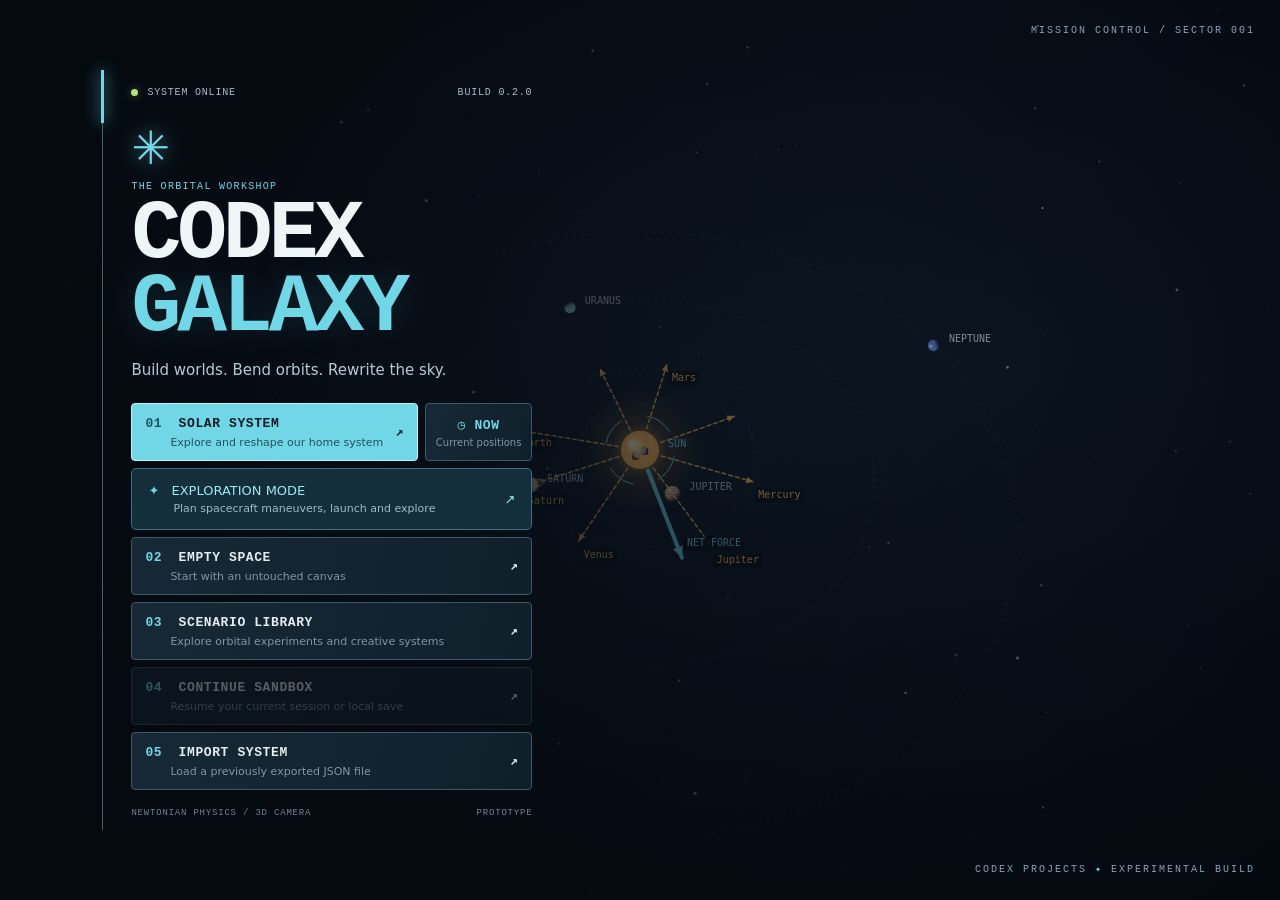
<file: index.html>
<!doctype html><html lang="en"><head><meta charset="utf-8"><meta name="viewport" content="width=device-width,initial-scale=1"><meta name="theme-color" content="#0a111a"><title>CODEX Galaxy — Orbital sandbox</title><link rel="stylesheet" href="style.css"></head><body>
<div id="app">
<canvas id="universe" aria-label="Interactive three-dimensional universe"></canvas>
<header class="topbar"><div class="brand"><span class="brand-mark">✳</span><div><strong>CODEX<span> GALAXY</span></strong><small>ORBITAL SANDBOX // 0.2.0</small></div></div><div class="top-mid"><span class="status-dot"></span><span id="scenarioName">SOL SYSTEM</span><span class="slash">/</span><span id="bodyCount">09 OBJECTS</span></div><div class="top-actions"><button id="saveBtn" title="Save locally">↓ <span>Save</span></button><button id="exportBtn" title="Export system">↗ <span>Export</span></button><button id="menuBtn" title="Main menu">☰</button></div></header>
<aside class="library panel" id="library"><div class="panel-head"><div><span class="eyebrow">01 // CONSTRUCTION</span><h2>Object library</h2></div><button class="icon-btn" id="collapseLibrary" title="Toggle library">−</button></div><div class="library-body"><nav class="categories" id="categories" aria-label="Object categories"></nav><div class="library-content"><div class="search"><span>⌕</span><input id="search" placeholder="Search celestial bodies" aria-label="Search objects"><button id="clearSearch" title="Clear search">×</button></div><div class="section-line"><span id="categoryTitle">ALL OBJECTS</span><span id="catalogCount"></span></div><div id="catalog" class="catalog"></div></div></div><div class="panel-foot"><span class="status-dot amber"></span> SELECT AN OBJECT TO PLACE</div></aside>
<div class="viewtools"><button id="homeView" title="Fit current system">⌂</button><button id="gridBtn" class="active" title="Toggle orbital reference rings">◎</button><button id="trailsBtn" class="active" title="Toggle trajectory trails">〰</button><button id="labelsBtn" class="active" title="Toggle labels">Aa</button><button id="scaleBtn" title="Switch visual / physical sizes">◉</button><button id="forceBtn" class="active" title="Toggle gravitational force vectors" aria-label="Toggle gravitational force vectors" aria-pressed="true">↗</button></div>
<aside class="inspector panel" id="inspector"><div class="panel-head"><div><span class="eyebrow">02 // TELEMETRY</span><h2>Object inspector</h2></div><button id="closeInspector" class="icon-btn" title="Toggle inspector">−</button></div><div id="inspectorBody"></div><div class="object-list-head"><span>SCENE OBJECTS</span><span id="listCount">09</span></div><div id="objectList" class="object-list"></div></aside>
<div id="placement" class="placement" hidden><div class="placement-main"><span class="status-dot amber"></span><div class="placement-copy"><strong id="placementTitle">Place object</strong><small id="placementHint">01 / Click the orbital plane · Esc to cancel</small></div><label id="velocityModeLabel">Velocity <select id="velocityMode"><option value="custom" selected>Custom vector</option><option value="orbit">Circular orbit</option><option value="stationary">Stationary</option><option value="relative">Primary velocity</option></select></label><button id="cancelPlace" title="Cancel placement" aria-label="Cancel placement">×</button></div><div id="launchControls" hidden><div class="launch-readout"><span>02 // INITIAL VELOCITY</span><strong id="launchReadout">0.00 km/s</strong></div><div class="launch-fields"><label>Speed (km/s)<input id="launchSpeed" type="number" min="0" max="10000" step="any" value="0" required></label><label>Azimuth (°)<input id="launchAzimuth" type="number" step="any" value="0" required title="+X toward +Z"></label><label>Elevation (°)<input id="launchElevation" type="number" min="-90" max="90" step="any" value="0" required title="Positive toward +Y"></label><label>Drag sensitivity<select id="launchScale"><option value="0.005">Fine · 0.005</option><option value="0.05">Low · 0.05</option><option value="0.25" selected>Normal · 0.25</option><option value="1">High · 1</option><option value="5">Extreme · 5</option></select></label></div><small id="launchComponents">VX 0 · VY 0 · VZ 0 km/s</small><small id="launchError" role="status" hidden></small><div class="launch-actions"><button id="backPlacement">← Reposition</button><button id="confirmLaunch" class="launch-confirm">Insert object ↗</button></div></div></div>
<div class="scene-hint"><span class="crosshair">⌖</span> <span id="cameraReadout">CAM / 65 AU</span><span class="slash">/</span> Drag to orbit · Shift+drag to pan · Scroll to zoom</div>
<footer class="timebar panel"><div class="mission"><span class="eyebrow">SIMULATION CLOCK</span><strong id="clock">DAY 0000.00</strong><small id="utcClock" hidden></small><small id="simStatus">● PAUSED</small></div><div class="time-controls"><button id="pauseBtn" class="play" title="Play or pause (Space)">▶</button><button id="slower" title="Reduce time warp">«</button><div class="warp-display"><small>TIME WARP</small><strong id="warpReadout">10×</strong></div><button id="faster" title="Increase time warp">»</button><div id="warpButtons" class="warp-buttons"></div></div><div class="time-extra"><button id="resetBtn" title="Reset simulation">↺ Reset</button><small id="stepInfo">NEWTONIAN / N-BODY</small></div></footer>
<div id="toast" class="toast" role="status" hidden></div>
<div id="mainMenu" class="overlay"><div class="menu-decor">MISSION CONTROL / SECTOR 001</div><main class="start-card" id="homeMenu"><div class="start-top"><span class="status-dot"></span> SYSTEM ONLINE <span>BUILD 0.2.0</span></div><div class="start-logo">✳</div><p class="eyebrow">THE ORBITAL WORKSHOP</p><h1>CODEX<br><span>GALAXY</span></h1><p class="tagline">Build worlds. Bend orbits. Rewrite the sky.</p><div class="start-options"><div class="solar-options"><button id="startSolar" class="launch"><span><b>01</b> SOLAR SYSTEM<small>Explore and reshape our home system</small></span><span>↗</span></button><button id="startNow" title="Initialize the eight planets at your device’s current time"><span>◷ NOW<small>Current positions</small></span></button></div><a href="exploration.html" style="display:flex;align-items:center;justify-content:space-between;padding:14px 16px;border:1px solid #3a7182;border-radius:5px;background:#142e3b;color:#9ce9f0;text-decoration:none"><span><b>✦</b> EXPLORATION MODE<small style="display:block;color:#a3b9c8;margin-top:4px">Plan spacecraft maneuvers, launch and explore</small></span><span>↗</span></a><button id="startEmpty"><span><b>02</b> EMPTY SPACE<small>Start with an untouched canvas</small></span><span>↗</span></button><button id="browsePresets"><span><b>03</b> SCENARIO LIBRARY<small>Explore orbital experiments and creative systems</small></span><span>↗</span></button><button id="resumeBtn" disabled><span><b>04</b> CONTINUE SANDBOX<small>Resume your current session or local save</small></span><span>↗</span></button><button id="importBtn"><span><b>05</b> IMPORT SYSTEM<small>Load a previously exported JSON file</small></span><span>↗</span></button></div><div class="start-bottom"><span>NEWTONIAN PHYSICS / 3D CAMERA</span><span>PROTOTYPE</span></div></main><main class="start-card preset-card" id="presetMenu" hidden><div class="start-top"><span class="status-dot"></span> MISSION CONTROL <span>SCENARIO LIBRARY</span></div><div class="preset-heading"><div><p class="eyebrow">03 // ORBITAL EXPERIMENTS</p><h2>Choose a universe</h2></div><button id="backPresets">← Back</button></div><p class="tagline">Start from a reproducible setup, then change anything.</p><div id="presetList" class="preset-list"></div><div class="start-bottom"><span>ALL BODIES INTERACT</span><span>NEWTONIAN / N-BODY</span></div></main><div class="menu-footer">CODEX PROJECTS <span>✦</span> EXPERIMENTAL BUILD</div></div>
<div id="loading" class="overlay loading" hidden><div class="loading-card"><span class="eyebrow">CODEX GALAXY / INITIALIZATION</span><h2 id="loadingTitle">Preparing universe</h2><div class="loading-track"><div id="loadingFill"></div></div><div class="loading-meta"><span id="loadingStatus">INITIALIZING</span><strong id="loadingPercent">0%</strong></div></div></div>
<input id="importFile" type="file" accept="application/json,.json" hidden>
</div><script src="physics.js"></script><script src="presets.js"></script><script src="app.js"></script></body></html>
</file>
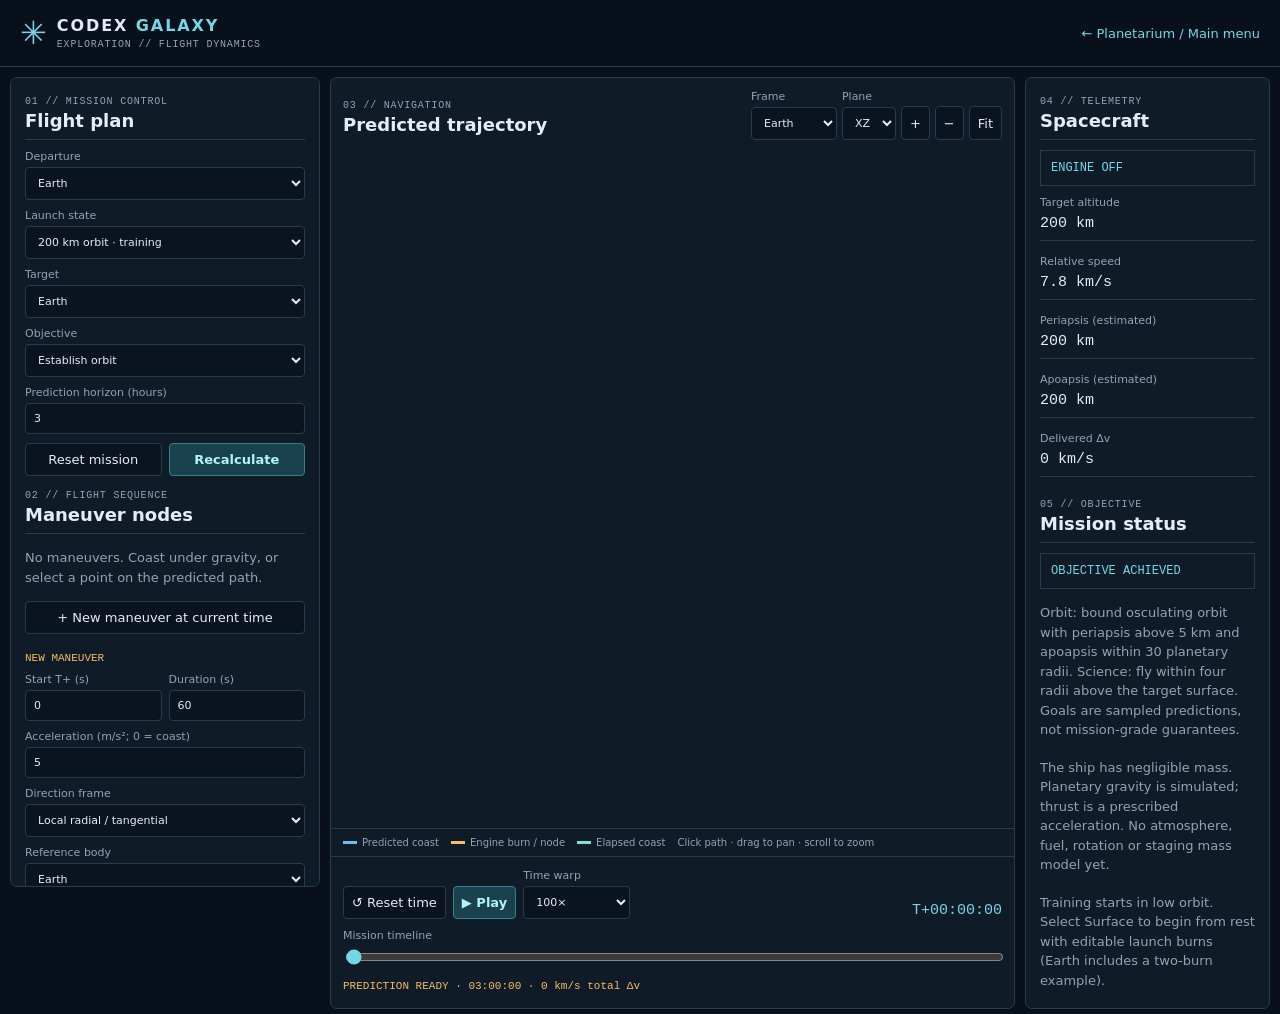
<file: exploration.html>
<!doctype html>
<html lang="en"><head><meta charset="utf-8"><meta name="viewport" content="width=device-width,initial-scale=1"><meta name="theme-color" content="#08111b"><title>CODEX Galaxy — Exploration</title><link rel="stylesheet" href="flight.css"></head>
<body><header class="top"><div class="brand"><span>✳</span><div><strong>CODEX <em>GALAXY</em></strong><small>EXPLORATION // FLIGHT DYNAMICS</small></div></div><a href="index.html">← Planetarium / Main menu</a></header>
<main class="workspace">
<aside class="panel setup"><div class="heading"><small>01 // MISSION CONTROL</small><h2>Flight plan</h2></div>
<div class="fields"><label>Departure<select id="origin"></select></label><label>Launch state<select id="launchSite"><option value="200">200 km orbit · training</option><option value="0">Surface · launch</option></select></label>
<label>Target<select id="target"></select></label><label>Objective<select id="objective"><option value="orbit">Establish orbit</option><option value="science">Collect flyby data</option></select></label>
<label>Prediction horizon (hours)<input id="horizon" type="number" min=".01" max="17520" step="any" value="3"></label><div class="actions"><button id="newMission">Reset mission</button><button id="predictBtn" class="primary">Recalculate</button></div></div>
<div class="heading"><small>02 // FLIGHT SEQUENCE</small><h2>Maneuver nodes</h2></div>
<div id="maneuvers"></div><button id="newBurn">+ New maneuver at current time</button>
<form id="burnForm" class="fields"><h3 id="burnTitle">NEW MANEUVER</h3><div class="two"><label>Start T+ (s)<input id="burnTime" type="number" required min="0" step="any" value="0"></label><label>Duration (s)<input id="burnDuration" type="number" required min=".01" step="any" value="60"></label></div><label>Acceleration (m/s²; 0 = coast)<input id="burnAccel" type="number" required min="0" max="100" step="any" value="5"></label><label>Direction frame<select id="burnFrame"><option value="local">Local radial / tangential</option><option value="prograde">Prograde (relative velocity)</option><option value="retrograde">Retrograde</option><option value="inertial">Inertial XYZ</option></select></label><label>Reference body<select id="burnReference"></select></label><div class="two"><label>Angle (°)<input id="burnAngle" type="number" step="any" required value="90"></label><label>Elevation (°)<input id="burnElevation" type="number" min="-90" max="90" step="any" required value="0"></label></div><small class="muted">Local: 0° outward, 90° tangential, 180° inward, 270° backward. Inertial: +X toward +Z; positive elevation toward +Y. Prograde / retrograde ignore angles. Engine stops at the end of each burn.</small><button id="applyBurn" class="primary" type="submit">Add maneuver</button></form></aside>
<section class="map-panel"><div class="map-head"><div><small>03 // NAVIGATION</small><h2>Predicted trajectory</h2></div><div class="map-controls"><label>Frame<select id="mapReference"></select></label><label>Plane<select id="plane"><option value="xz">XZ</option><option value="xy">XY</option></select></label><button id="zoomIn" title="Zoom in">+</button><button id="zoomOut" title="Zoom out">−</button><button id="fitFlight">Fit</button></div></div><canvas id="flightMap" aria-label="Predicted flight trajectory; select a point to add a maneuver"></canvas><div class="legend"><span><i class="blue"></i> Predicted coast</span><span><i class="amber"></i> Engine burn / node</span><span><i class="green"></i> Elapsed coast</span><span>Click path · drag to pan · scroll to zoom</span></div><div class="playback"><div class="playrow"><button id="rewind">↺ Reset time</button><button id="flightPlay" class="primary">▶ Play</button><label>Time warp<select id="flightWarp"><option value="1">1×</option><option value="10">10×</option><option value="100" selected>100×</option><option value="1000">1,000×</option><option value="10000">10,000×</option><option value="auto">Auto · ~20 s</option></select></label><strong id="flightClock">T+00:00:00</strong></div><label class="timeline">Mission timeline<input id="timeline" type="range" min="0" max="1" step=".01" value="0"></label><div id="flightStatus" role="status"></div></div></section>
<aside class="panel telemetry"><div class="heading"><small>04 // TELEMETRY</small><h2>Spacecraft</h2></div><div id="engineState" class="engine">ENGINE OFF</div><dl><dt>Target altitude</dt><dd id="altitude">—</dd><dt>Relative speed</dt><dd id="speed">—</dd><dt>Periapsis (estimated)</dt><dd id="periapsis">—</dd><dt>Apoapsis (estimated)</dt><dd id="apoapsis">—</dd><dt>Delivered Δv</dt><dd id="deltaV">—</dd></dl><div class="heading"><small>05 // OBJECTIVE</small><h2>Mission status</h2></div><div id="missionResult" class="engine">OBJECTIVE PENDING</div><p class="muted">Orbit: bound osculating orbit with periapsis above 5 km and apoapsis within 30 planetary radii. Science: fly within four radii above the target surface. Goals are sampled predictions, not mission-grade guarantees.</p><p class="muted">The ship has negligible mass. Planetary gravity is simulated; thrust is a prescribed acceleration. No atmosphere, fuel, rotation or staging mass model yet.</p><p class="muted">Training starts in low orbit. Select Surface to begin from rest with editable launch burns (Earth includes a two-burn example).</p></aside>
</main><script src="physics.js"></script><script src="flight.js"></script><script src="flight-ui.js"></script></body></html>
</file>
<file: style.css>
:root{color-scheme:dark;--bg:#080e16;--panel:#101924f2;--edge:#344552;--muted:#8295a5;--text:#e6edf0;--cyan:#71d6e6;--amber:#f6bc64;--green:#b5e47a;--mono:ui-monospace,SFMono-Regular,Consolas,'Liberation Mono',monospace;--sans:Inter,system-ui,-apple-system,BlinkMacSystemFont,'Segoe UI',sans-serif}*{box-sizing:border-box}html,body,#app{width:100%;height:100%;margin:0;overflow:hidden}body{background:var(--bg);color:var(--text);font:13px var(--sans)}button,input,select{font:inherit;color:inherit}button{background:#182530;border:1px solid #3b4e5d;border-radius:4px;cursor:pointer;transition:background .15s,border-color .15s,color .15s}button:hover:not(:disabled){background:#263e4b;border-color:var(--cyan);color:#fff}button:focus-visible,input:focus-visible,select:focus-visible{outline:2px solid var(--cyan);outline-offset:2px}button:disabled{opacity:.36;cursor:not-allowed}button.active{color:var(--cyan);border-color:#4c9ba9;background:#18363e}input,select{background:#0a121b;border:1px solid #334552;border-radius:3px;min-width:0}input{padding:8px}select{padding:6px}small{color:var(--muted)}[hidden]{display:none!important}#universe{position:absolute;inset:0;width:100%;height:100%;touch-action:none;cursor:grab}#universe.dragging{cursor:grabbing}#universe.placing{cursor:crosshair}.topbar{height:65px;position:absolute;inset:0 0 auto;display:flex;align-items:center;justify-content:space-between;padding:0 21px;background:linear-gradient(180deg,#101b28,#0c1520f5);border-bottom:1px solid var(--edge);z-index:3;gap:16px}.brand{display:flex;gap:12px;align-items:center;white-space:nowrap}.brand-mark{font-size:32px;color:var(--cyan);text-shadow:0 0 18px #66d9e780;line-height:1}.brand strong{font:800 19px var(--mono);letter-spacing:1.3px}.brand strong span{color:var(--cyan)}.brand small{display:block;font:9px var(--mono);letter-spacing:1.6px;margin-top:3px}.top-mid,.top-actions{display:flex;align-items:center;gap:12px}.top-mid{font:11px var(--mono);letter-spacing:.9px;color:#b7c8d4}.top-actions button{padding:9px 13px;font:11px var(--mono);text-transform:uppercase}.status-dot{width:7px;height:7px;border-radius:50%;background:var(--green);box-shadow:0 0 8px #b5e47a70;display:inline-block;flex:none}.status-dot.amber{background:var(--amber);box-shadow:0 0 8px #f6bc6470}.slash{color:#536878}.panel{background:var(--panel);border:1px solid var(--edge);box-shadow:0 12px 30px #0005;border-radius:5px;backdrop-filter:blur(12px)}.library,.inspector{position:absolute;top:79px;bottom:118px;display:flex;flex-direction:column;z-index:2;overflow:hidden}.library{left:14px;width:318px}.inspector{right:14px;width:250px}.panel-head{display:flex;justify-content:space-between;align-items:center;padding:13px 13px 11px;border-bottom:1px solid var(--edge);background:linear-gradient(110deg,#1d2b37,#111c28)}.eyebrow{font:10px var(--mono);letter-spacing:1.3px;color:var(--cyan)}h2{font-size:17px;line-height:1.2;margin:5px 0 0;font-weight:650}.icon-btn{width:26px;height:26px;font-size:18px;color:#b5c7cf}.library-body{display:flex;min-height:0;flex:1}.categories{width:48px;flex:none;display:flex;flex-direction:column;gap:3px;background:#0a121b;border-right:1px solid #344552;padding:7px 4px}.category{width:39px;height:43px;position:relative;display:grid;place-items:center;font-size:21px;color:#a4b2bc;background:repeating-linear-gradient(0deg,#14202a,#14202a 2px,#16232d 3px);border-color:#293d4a}.category.active{color:#111d24;background:var(--cyan);border-color:#b9f3fa;box-shadow:0 0 12px #6dd5e330}.library-content{flex:1;min-width:0;display:flex;flex-direction:column;padding:9px}.search{display:flex;align-items:center;gap:4px;padding:0 7px;background:#0b131d;border:1px solid #3b505d;border-radius:3px;color:#a6bbc7}.search input{flex:1;border:0;background:none;padding:9px 0;font-size:11px}.search input:focus-visible{outline:0}.search button{background:none;border:0;padding:0;color:#9eb1bd;font-size:18px}.section-line,.object-list-head{display:flex;justify-content:space-between;align-items:center;font:10px var(--mono);letter-spacing:1px;color:var(--muted);padding:13px 0 8px}.catalog{display:grid;grid-template-columns:repeat(2,minmax(0,1fr));gap:6px;overflow:auto;align-content:start;scrollbar-width:thin;scrollbar-color:#4d6978 transparent;padding-right:2px}.catalog-group{grid-column:1/-1;display:flex;align-items:center;gap:7px;font:10px var(--mono);color:#a8b9c4;text-transform:uppercase;padding:7px 0 2px}.catalog-group:after{content:'';flex:1;border-top:1px dashed #3d4c58}.tile{height:114px;display:flex;flex-direction:column;align-items:stretch;position:relative;padding:5px;background:radial-gradient(ellipse at 50% 48%,#23313d 0,#101922 62%);border:1px solid #415361;overflow:hidden;text-align:left}.tile.active{border-color:var(--amber);box-shadow:inset 0 0 0 1px #f6bc6460}.tile .tag{position:absolute;top:5px;left:5px;font:9px var(--mono);font-weight:800;letter-spacing:.4px;padding:2px 4px;color:#101921;background:var(--cyan);border-radius:1px;z-index:1}.tile[data-category="Stars"] .tag{background:var(--amber)}.tile[data-category="Small bodies"] .tag{background:#b5c0c8}.tile[data-category="Exotics"] .tag{background:#c2a6f5}.tile[data-category="Moons"] .tag{background:var(--green)}.tile canvas{height:77px;width:100%;display:block}.tile strong{font-size:11px;font-weight:600;line-height:1.2;margin-top:auto;min-height:24px;display:flex;align-items:center;padding-left:2px}.panel-foot{font:9px var(--mono);letter-spacing:.8px;color:var(--muted);border-top:1px solid var(--edge);padding:11px;display:flex;gap:8px;align-items:center}.viewtools{position:absolute;left:347px;top:80px;display:flex;gap:5px;z-index:2}.viewtools button{width:35px;height:35px;font:16px var(--mono);background:#14212ce8}.viewtools button.active{background:#17363fe8}.inspector #inspectorBody{padding:12px;min-height:160px;overflow:auto;flex-shrink:0;max-height:62%;scrollbar-width:thin}.selected-title{display:flex;align-items:center;gap:10px;margin-bottom:10px}.selected-title canvas{width:51px;height:51px;flex:none;background:#09121b;border:1px solid #2e4451;border-radius:4px}.selected-title strong{font-size:16px;display:block}.selected-title small{font:10px var(--mono);text-transform:uppercase}.field{display:flex;flex-direction:column;gap:4px;margin:8px 0}.field label,.metric small{font:9px var(--mono);letter-spacing:.7px;color:#91a5b2;text-transform:uppercase}.field input{font:12px var(--mono);width:100%;padding:7px}.metric{display:flex;justify-content:space-between;gap:4px;align-items:center;padding:7px 0;border-bottom:1px solid #273643}.metric strong{font:11px var(--mono);color:#c6dfe7}.inspector-actions{display:flex;gap:6px;margin-top:10px}.inspector-actions button{flex:1;padding:8px;font:10px var(--mono)}.danger{color:#f49b91}.object-list-head{padding:10px 12px;border-top:1px solid var(--edge);border-bottom:1px solid #283b49}.object-list{overflow:auto;min-height:0;flex:1;scrollbar-width:thin}.object-row{display:flex;align-items:center;gap:8px;text-align:left;width:100%;border:0;border-bottom:1px solid #22323f;border-radius:0;background:none;padding:8px 12px;font-size:12px}.object-row.selected{background:#1b3941;color:var(--cyan);border-left:2px solid var(--cyan);padding-left:10px}.object-row .body-dot{width:9px;height:9px;border-radius:50%;background:var(--body-color);box-shadow:0 0 6px var(--body-color)}.object-row small{margin-left:auto;font:9px var(--mono)}.empty-state{font-size:12px;line-height:1.6;color:var(--muted);padding:10px 0}.timebar{position:absolute;bottom:14px;left:14px;right:14px;min-height:82px;display:flex;align-items:center;justify-content:space-between;padding:12px 17px;gap:15px;z-index:3;background:linear-gradient(100deg,#172530f8,#0e1923f8 50%,#172530f8)}.mission{min-width:174px;display:flex;flex-direction:column;gap:4px}.mission strong{font:700 17px var(--mono);color:#e4eff2}.mission small{font:9px var(--mono);color:var(--amber)}.time-controls{display:flex;align-items:center;gap:6px}.time-controls>button{height:39px;width:35px;font-size:18px}.time-controls .play{background:var(--cyan);color:#0a1b22;border-color:#a4f2fa;width:45px;font-size:19px}.warp-display{display:flex;flex-direction:column;text-align:center;min-width:76px}.warp-display small{font:9px var(--mono);letter-spacing:1px}.warp-display strong{font:700 23px var(--mono);color:var(--cyan)}.warp-buttons{display:flex;gap:3px;margin-left:8px}.warp-buttons button{padding:7px 8px;font:10px var(--mono)}.warp-buttons button.active{background:var(--cyan);color:#0a1b22}.time-extra{display:flex;flex-direction:column;align-items:flex-end;gap:6px}.time-extra button{padding:7px 12px;font:11px var(--mono)}.time-extra small{font:9px var(--mono);text-align:right}.scene-hint{position:absolute;bottom:103px;left:347px;right:280px;color:#a3b7c5;font:10px var(--mono);display:flex;gap:8px;align-items:center;white-space:nowrap;overflow:hidden;pointer-events:none}.crosshair{font-size:17px;color:var(--cyan)}.placement{position:absolute;top:125px;left:50%;transform:translateX(-50%);z-index:4;display:flex;gap:12px;align-items:center;background:#15232fee;border:1px solid var(--amber);padding:10px;border-radius:4px;box-shadow:0 8px 30px #0008}.placement strong,.placement small{display:block;white-space:nowrap}.placement small{font:10px var(--mono);margin-top:3px}.placement label{display:flex;flex-direction:column;gap:3px;font:9px var(--mono);color:var(--muted)}.placement button{font-size:20px;padding:2px 8px}.toast{position:absolute;right:18px;bottom:108px;z-index:10;max-width:350px;background:#142831;border:1px solid var(--cyan);padding:12px 15px;border-radius:4px;box-shadow:0 8px 30px #0008}.overlay{position:absolute;inset:0;background:radial-gradient(ellipse at 76% 39%,#07121c18,#03070de8 76%),linear-gradient(90deg,#090f17ed,#0a111a35);z-index:9;display:flex;align-items:center;padding:40px 8%;overflow:auto}.start-card{width:min(430px,100%);margin:auto 0;border-left:1px solid #42616d;padding:17px 0 12px 28px;position:relative}.start-card:before{content:'';position:absolute;top:0;left:-2px;height:53px;width:3px;background:var(--cyan);box-shadow:0 0 15px #71d6e6}.start-top,.start-bottom{display:flex;align-items:center;gap:9px;font:10px var(--mono);letter-spacing:.8px;color:#a7beca}.start-top span:last-child,.start-bottom span:last-child{margin-left:auto}.start-logo{font-size:46px;line-height:1;color:var(--cyan);text-shadow:0 0 22px #6dd5e3a0;margin-top:27px}.start-card .eyebrow{margin:10px 0 3px}.start-card h1{font:900 clamp(48px,7vw,83px)/.88 var(--mono);letter-spacing:-4px;margin:7px 0 16px;color:#edf5f7}.start-card h1 span{color:var(--cyan);text-shadow:0 0 34px #68cbd82a}.tagline{color:#b6cbd5;font-size:15px;margin:0 0 24px}.start-options{display:grid;gap:7px}.start-options button{display:flex;justify-content:space-between;text-align:left;align-items:center;min-height:58px;padding:10px 13px;background:linear-gradient(100deg,#172936,#10202b);border-color:#3d5967;font:700 13px var(--mono);letter-spacing:.6px}.start-options b{color:var(--cyan);margin-right:8px}.start-options small{display:block;margin:5px 0 0 25px;font:11px var(--sans);letter-spacing:0}.start-options .launch{background:var(--cyan);border-color:#b7f3fa;color:#0a1b22}.start-options .launch b,.start-options .launch small{color:#24535d}.start-options .launch:hover{background:#a0e8ef;color:#0a1b22}.start-bottom{margin-top:18px;color:#6f8593;font-size:9px}.menu-decor,.menu-footer{position:absolute;right:25px;font:10px var(--mono);letter-spacing:2px;color:#8aa4b4}.menu-decor{top:25px}.menu-footer{bottom:25px}.menu-footer span{color:var(--cyan)}.loading{justify-content:center;background:#080f18f5;padding:25px;z-index:11}.loading-card{width:min(480px,100%);border:1px solid #36515e;background:#14202c;padding:25px}.loading-card h2{font:700 25px var(--mono);margin:12px 0 25px}.loading-track{height:14px;background:#080f16;border:1px solid #39545f;padding:2px}.loading-track div{height:100%;width:0;background:repeating-linear-gradient(90deg,var(--cyan) 0 8px,#20474e 8px 10px);transition:width .15s}.loading-meta{display:flex;justify-content:space-between;margin-top:10px;font:11px var(--mono);color:var(--cyan)}.library.collapsed{width:48px;bottom:auto}.library.collapsed .panel-head,.library.collapsed .library-content,.library.collapsed .panel-foot{display:none}.library.collapsed .categories{width:48px}.inspector.collapsed{bottom:auto}.inspector.collapsed #inspectorBody,.inspector.collapsed .object-list-head,.inspector.collapsed .object-list{display:none}.library.collapsed~.viewtools{left:74px}.library.collapsed~.scene-hint{left:74px}@media(max-width:1100px){.library{width:270px}.inspector{width:220px}.viewtools,.scene-hint{left:298px}.scene-hint{right:240px}.warp-buttons button{padding:7px 5px}.top-mid{display:none}.timebar{gap:8px;padding:10px}.mission{min-width:130px}.time-extra small{display:none}}@media(max-width:760px){.topbar{height:54px;padding:0 10px}.brand strong{font-size:14px}.brand small{font-size:8px}.brand-mark{font-size:25px}.top-actions{gap:4px}.top-actions button{padding:8px}.top-actions button span{display:none}.library,.inspector{top:62px;bottom:129px}.library{left:6px;width:210px}.categories{width:38px;padding:5px 2px}.category{width:32px;height:35px;font-size:17px}.library-content{padding:6px}.tile{height:91px}.tile canvas{height:56px}.tile strong{font-size:10px}.inspector{right:6px;width:180px}.panel-head{padding:8px}.panel-head h2{font-size:13px}.eyebrow{font-size:8px}.viewtools{left:222px;top:62px;flex-direction:column}.scene-hint{left:10px;right:10px;bottom:112px;font-size:9px}.timebar{bottom:6px;left:6px;right:6px;display:grid;grid-template-columns:1fr auto;min-height:100px;padding:8px;gap:5px}.mission{grid-row:1;min-width:0}.mission strong{font-size:13px}.mission .eyebrow,.mission small{font-size:8px}.time-controls{grid-row:2;grid-column:1/-1;gap:5px;justify-content:center}.time-extra{grid-row:1;grid-column:2}.warp-buttons{margin-left:2px}.warp-buttons button{padding:5px;font-size:9px}.time-controls>button{height:30px;width:28px}.time-controls .play{width:35px}.warp-display{min-width:48px}.warp-display strong{font-size:17px}.placement{top:105px;max-width:94vw;gap:6px}.placement small{white-space:normal}.placement label{max-width:105px}.placement select{width:100%}.overlay{padding:30px 6%}.menu-decor,.menu-footer{display:none}.start-card{padding-left:17px}.library.collapsed{width:38px}.library.collapsed .categories{width:38px}.library.collapsed~.viewtools{left:50px}.library.collapsed~.scene-hint{left:10px}}@media(max-height:650px){.start-logo{margin-top:12px;font-size:30px}.start-card h1{font-size:54px}.tagline{margin-bottom:12px}.start-options button{min-height:45px;padding:6px 10px}.start-bottom{margin-top:9px}.overlay{padding-top:15px;padding-bottom:15px}}

.advanced{margin-top:12px;border-top:1px solid #344552;padding-top:10px}.advanced summary{font:10px var(--mono);color:var(--cyan);cursor:pointer;letter-spacing:.6px}.advanced[open] summary{margin-bottom:8px}#app:has(#mainMenu:not([hidden]))>.topbar,#app:has(#mainMenu:not([hidden]))>.panel,#app:has(#mainMenu:not([hidden]))>.viewtools,#app:has(#mainMenu:not([hidden]))>.scene-hint{visibility:hidden}#mainMenu{background:radial-gradient(ellipse at 76% 39%,#07121c10,#03070da8 76%),linear-gradient(90deg,#090f17ed,#0a111a10)}

/* Scenario library */
.preset-card{width:min(790px,100%);padding-right:6px}.preset-heading{display:flex;align-items:center;justify-content:space-between;gap:12px;margin:22px 0 8px}.preset-heading h2{font:800 clamp(23px,4vw,34px) var(--mono);color:var(--text);letter-spacing:-1px}.preset-heading button{padding:8px 12px;font:11px var(--mono);white-space:nowrap}.preset-card .tagline{margin-bottom:16px}.preset-list{display:grid;grid-template-columns:repeat(2,minmax(0,1fr));gap:8px;margin-bottom:20px}.preset-tile{display:flex;flex-direction:column;align-items:flex-start;gap:6px;text-align:left;min-height:104px;padding:12px;background:linear-gradient(115deg,#172936,#10202b);border-color:#3d5967}.preset-tile .preset-category{font:10px var(--mono);letter-spacing:.6px;color:var(--cyan)}.preset-tile strong{font:700 14px var(--mono);color:var(--text)}.preset-tile small{font:12px/1.4 var(--sans);color:#a6bac9}.preset-tile:hover{border-color:var(--cyan)}@media(max-width:600px){.preset-list{grid-template-columns:1fr}.preset-card{padding-left:16px}.preset-heading{margin-top:14px}.preset-tile{min-height:0}.preset-card .start-bottom{flex-wrap:wrap}}

/* Device-clock Solar System launch, alongside the classic preset. */
.solar-options{display:grid;grid-template-columns:minmax(0,1fr) auto;gap:7px}.solar-options #startNow{color:var(--cyan);min-width:94px;justify-content:center;text-align:center;padding:8px 10px}.solar-options #startNow small{margin:4px 0 0;color:var(--muted);font-size:10px}.mission #utcClock{color:var(--cyan);white-space:nowrap;font-size:10px}@media(max-width:420px){.solar-options #startNow{min-width:76px;padding:6px}.solar-options #startNow small{font-size:9px}.mission #utcClock{font-size:8px}}

/* Selected-body gravity telemetry */
.force-panel{margin:0 0 12px;padding:0 0 8px;border-bottom:1px solid var(--edge)}
.force-panel summary{color:var(--cyan)}
.force-legend{display:flex;flex-wrap:wrap;gap:4px 10px;margin:8px 0;font:10px var(--mono)}
.force-legend .net{color:var(--cyan);font-weight:700}.force-legend .source{color:var(--amber)}
.force-panel .metric{margin:4px 0}.force-panel .metric strong{font:11px var(--mono);color:var(--cyan)}
.force-axes{font:9px/1.6 var(--mono);color:var(--muted);overflow-wrap:anywhere;margin:4px 0 8px}
.force-scale{display:flex;align-items:center;justify-content:space-between;gap:5px;font:10px var(--mono)}
.force-scale select{font-size:10px;max-width:60%;padding:4px}
.force-hint{display:block;font-size:9px;line-height:1.4;margin:7px 0}
.force-sources{max-height:154px;overflow:auto;scrollbar-width:thin;padding-right:3px;overscroll-behavior:contain}
.force-source{display:grid;grid-template-columns:minmax(0,1fr) auto;gap:3px 6px;padding:5px 0;border-top:1px solid #34455280;font:10px var(--mono)}
.force-source>span{overflow:hidden;text-overflow:ellipsis;white-space:nowrap;color:var(--amber)}
.force-source strong{font:10px var(--mono);white-space:nowrap}.force-source small{font:9px var(--mono)}
.force-track{height:3px;background:#344552;align-self:center;border-radius:2px;overflow:hidden}.force-track i{display:block;height:100%;background:var(--amber)}
@media(min-width:761px) and (max-width:1100px){.viewtools{flex-wrap:wrap;max-width:calc(100% - 535px)}}

/* Two-stage object insertion and initial velocity editor */
.placement{display:block;max-width:calc(100% - 24px)}
.placement-main{display:flex;gap:10px;align-items:center}
.placement-copy{flex:1;min-width:0}
.placement-main>label{flex:none}
.placement .placement-copy strong,.placement .placement-copy small{white-space:normal}
.placement.aiming{width:min(455px,calc(100% - 24px));top:123px}
#launchControls{border-top:1px solid #344552;margin-top:9px;padding-top:8px}
.launch-readout{display:flex;justify-content:space-between;align-items:center;gap:8px;font:10px var(--mono);color:var(--muted)}
.launch-readout strong{color:var(--green);font-size:14px}
.launch-fields{display:grid;grid-template-columns:repeat(4,minmax(0,1fr));gap:5px;margin-top:7px}
.placement .launch-fields label{max-width:none;min-width:0}
.launch-fields input,.launch-fields select{width:100%;padding:5px;font:11px var(--mono)}
#launchComponents,#launchError{white-space:normal;overflow-wrap:anywhere;line-height:1.35}
#launchError{color:var(--amber)}
.launch-actions{display:flex;justify-content:space-between;gap:6px;margin-top:8px}
.placement .launch-actions button{font:11px var(--mono);padding:7px 9px}
.placement .launch-confirm{color:#101921;background:var(--green);border-color:var(--green);font-weight:800}
.placement .launch-confirm:hover:not(:disabled){color:#101921;background:#cbeaa5;border-color:#cbeaa5}
@media(max-width:760px){.placement.aiming{top:85px;width:min(350px,94vw)}.launch-fields{grid-template-columns:repeat(2,minmax(0,1fr))}.placement-main{gap:6px}.placement-main>label{max-width:105px}}
</file>
<file: flight.css>
:root{color-scheme:dark;--bg:#08111b;--panel:#101b28;--line:#293b4d;--accent:#75d7e5;--amber:#f6bc64;--muted:#8fa4b7}*{box-sizing:border-box}body{margin:0;background:var(--bg);color:#e4edf5;font:13px system-ui,sans-serif}button,input,select{font:inherit;color:inherit;background:#0a1420;border:1px solid var(--line);border-radius:4px;padding:8px;min-width:0}button{cursor:pointer}button:hover,a:hover{border-color:var(--accent);color:var(--accent)}button:disabled{opacity:.45;cursor:not-allowed}button.primary{background:#1a414e;border-color:#387e8c;color:#b3f3f7;font-weight:700}a{color:var(--accent);text-decoration:none}.top{display:flex;justify-content:space-between;align-items:center;padding:14px 20px;border-bottom:1px solid var(--line);gap:10px}.brand{display:flex;gap:10px;align-items:center}.brand>span{font-size:32px;color:var(--accent)}.brand strong{letter-spacing:.12em;font-size:16px}.brand em{font-style:normal;color:var(--accent)}small,.heading small{font:10px ui-monospace,monospace;letter-spacing:.08em;color:var(--muted)}.brand small{display:block;margin-top:4px}.workspace{display:grid;grid-template-columns:310px minmax(320px,1fr) 245px;min-height:calc(100dvh - 70px);gap:10px;padding:10px}.panel,.map-panel{border:1px solid var(--line);background:var(--panel);border-radius:7px;min-width:0}.panel{padding:14px;display:flex;flex-direction:column;gap:10px}.setup{max-height:calc(100dvh - 90px);overflow:auto}.heading{border-bottom:1px solid var(--line);padding-bottom:8px}.heading h2,.map-head h2{margin:3px 0 0;font-size:18px}.fields{display:grid;gap:9px}label{display:grid;gap:4px;color:var(--muted);font-size:11px}label input,label select{width:100%;color:#e4edf5}.two,.actions{display:grid;grid-template-columns:1fr 1fr;gap:7px}h3{margin:8px 0 0;color:var(--amber);font:11px ui-monospace,monospace}.muted{color:var(--muted);line-height:1.5;margin:4px 0;letter-spacing:0}.maneuver{display:flex;gap:5px;margin-bottom:5px}.node-select{flex:1;text-align:left;font:11px ui-monospace,monospace}.maneuver.selected .node-select{border-color:var(--amber);color:var(--amber)}.map-panel{display:flex;flex-direction:column;min-height:560px;overflow:hidden}.map-head{display:flex;justify-content:space-between;align-items:center;gap:10px;padding:12px;flex-wrap:wrap}.map-controls{display:flex;gap:5px;align-items:end;flex-wrap:wrap}.map-controls button{height:34px}#flightMap{display:block;width:100%;flex:1;min-height:350px;touch-action:none;cursor:crosshair}.legend{display:flex;gap:12px;flex-wrap:wrap;padding:8px 12px;color:var(--muted);font-size:10px;border-top:1px solid var(--line)}.legend span{display:flex;gap:5px;align-items:center}.legend i{width:14px;height:3px;background:var(--accent)}.legend .amber{background:var(--amber)}.legend .green{background:#75e7cf}.legend .blue{background:#72bde5}.playback{padding:12px;border-top:1px solid var(--line);display:grid;gap:10px}.playrow{display:flex;flex-wrap:wrap;align-items:end;gap:7px}.playrow strong{margin-left:auto;color:var(--accent);font:15px ui-monospace,monospace}.timeline input{padding:0;accent-color:var(--accent)}#flightStatus{font:11px ui-monospace,monospace;color:var(--amber);line-height:1.5;min-height:18px}.engine{font:12px ui-monospace,monospace;color:var(--accent);padding:10px;border:1px solid var(--line);overflow-wrap:anywhere}.telemetry dl{display:grid;gap:6px;margin:0}.telemetry dt{color:var(--muted);font-size:11px}.telemetry dd{font:15px ui-monospace,monospace;margin:0 0 8px;padding-bottom:8px;border-bottom:1px solid var(--line)}@media(max-width:1100px){.workspace{grid-template-columns:280px minmax(300px,1fr)}.telemetry{grid-column:1/-1}.telemetry dl{grid-template-columns:repeat(2,1fr)}}@media(max-width:700px){.workspace{display:flex;flex-direction:column}.map-panel{order:-1;min-height:540px}.setup{max-height:none;overflow:visible}.top{padding:10px}.brand strong{font-size:12px}.map-controls{gap:4px}.map-head{padding:8px}.legend{gap:6px}.telemetry dl{grid-template-columns:1fr 1fr}}
#flightMap{height:0;flex:1 1 0}.workspace{height:calc(100dvh - 70px)}@media(max-width:1100px){.workspace{height:auto}.map-panel{height:calc(100dvh - 90px)}}@media(max-width:700px){.map-panel{height:540px}}
</file>
